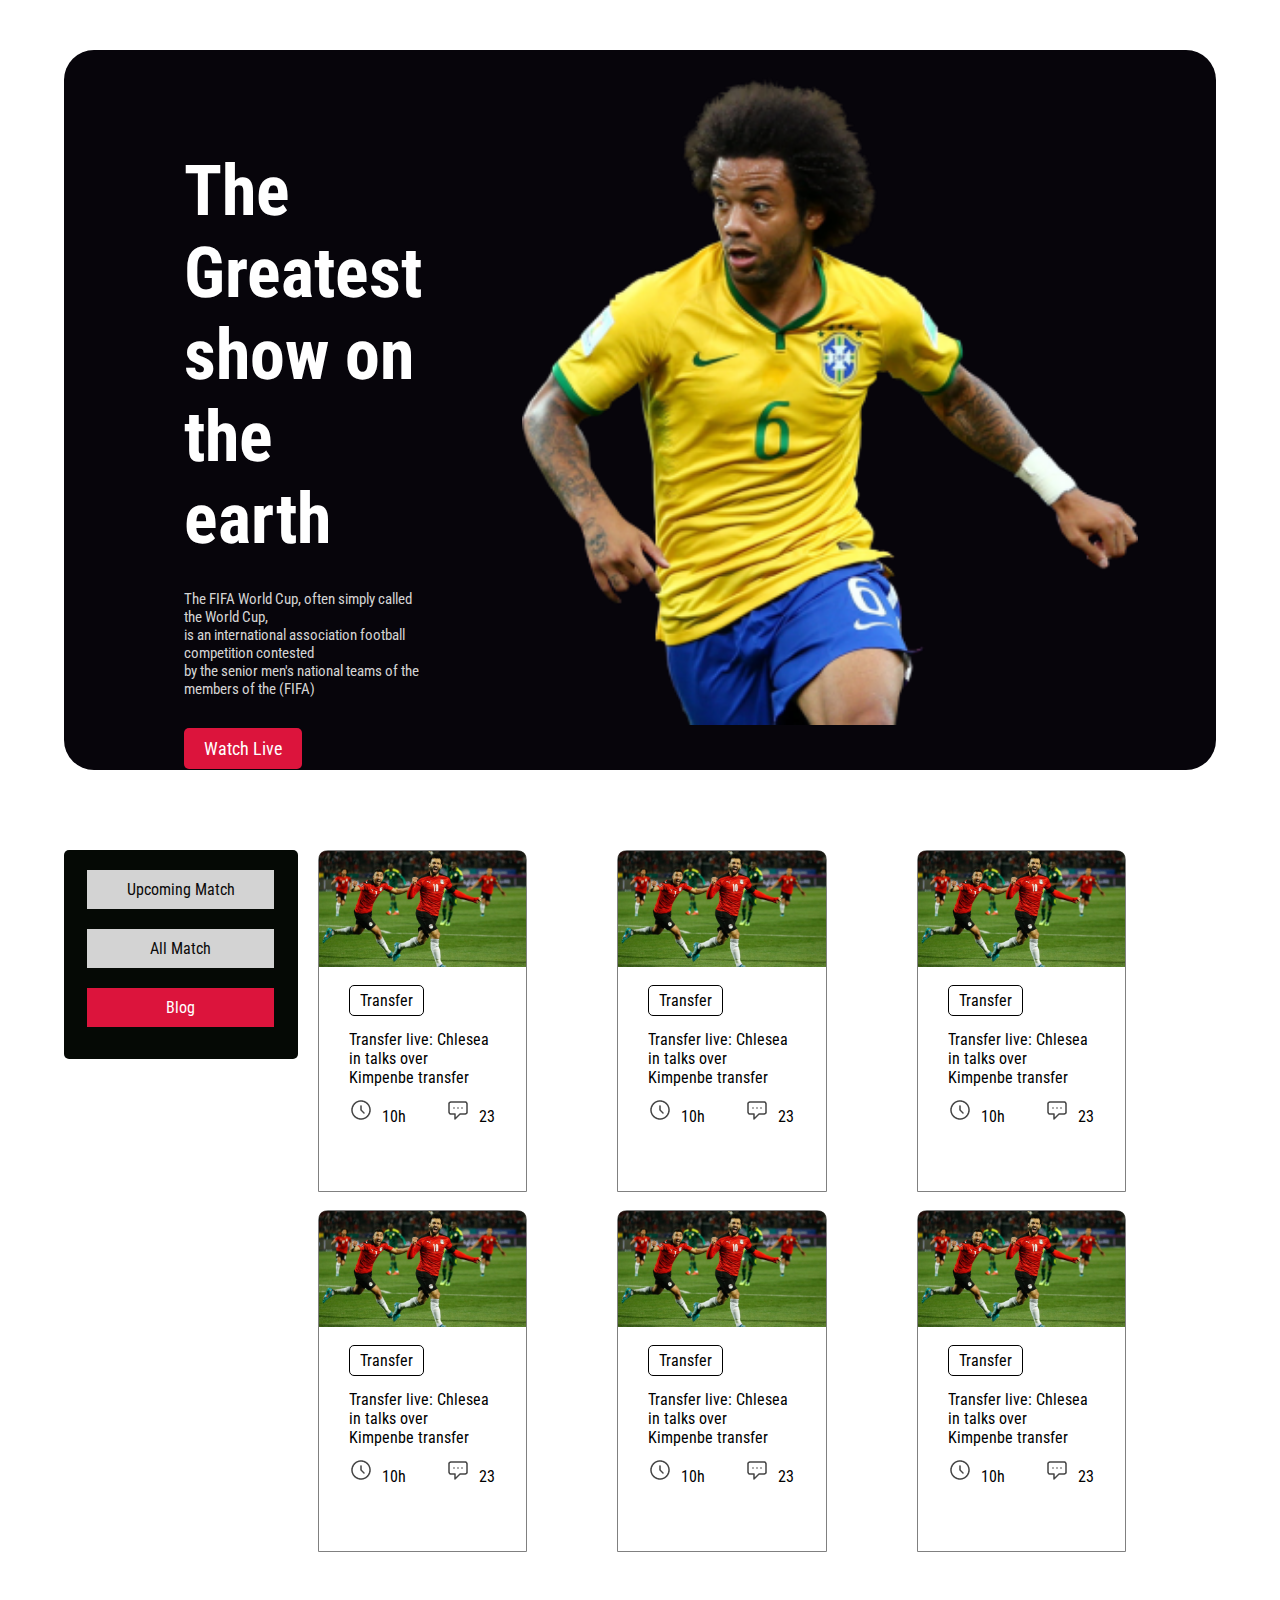
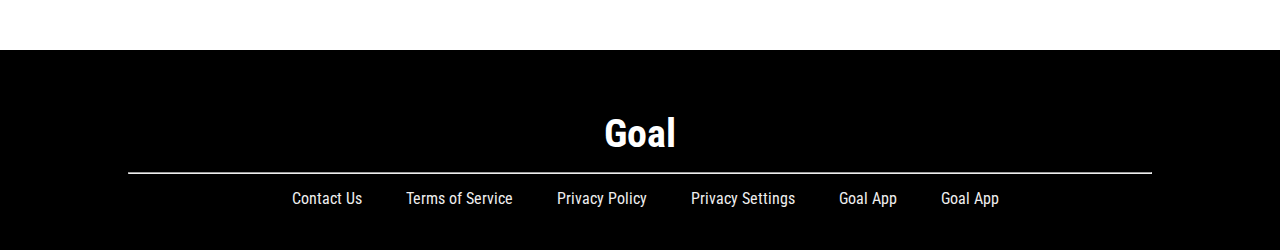
<file: index.html>
<!DOCTYPE html>
<html lang="en">

<head>
    <meta charset="UTF-8">
    <meta http-equiv="X-UA-Compatible" content="IE=edge">
    <meta name="viewport" content="width=device-width, initial-scale=1.0">
    <title>World Cup</title>
    <link rel="stylesheet" href="../css/style.css">
</head>

<body>
    <!-- start hero-section -->
    <header class="hero-section section">
        <div class="hero-text">
            <h1>The Greatest <br> show on the <br> earth</h1>
            <p>The FIFA World Cup, often simply called the World Cup, <br> is an international association football
                competition contested <br> by the senior men's national teams of the members of the (FIFA)</p>
            <a class="btn" href="">Watch Live</a>
        </div>
        <div class="hero-image">
            <img src="../images/Banner Image.png" alt="marcelo">
        </div>
    </header>
    <!-- end hero-section -->

    <!-- start container-section -->
    <section class="container-section section">
        <div id="left">
            <div class="btn1">Upcoming Match</div>
            <div class="btn1">All Match</div>
            <div class="btn1 marked">Blog</div>
        </div>
        <div id="right">
            <div class="right-container">
                <div class="top">
                    <img src="../images/Blog Image.png" alt="">
                </div>
                <div class="right-text">
                    <a href="" class="btn2">Transfer</a>
                    <p>Transfer live: Chlesea in talks over Kimpenbe transfer</p>
                    <div class="comments">
                        <div class="time half">
                            <img src="../images/Time Icon.png" alt="">
                            <p>10h</p>
                        </div>
                        <div class="chat half">
                            <img src="../images/Chat Icon.png" alt="">
                            <p>23</p>
                        </div>
                    </div>
                </div>
            </div>
            <div class="right-container">
                <div class="top">
                    <img src="../images/Blog Image.png" alt="">
                </div>
                <div class="right-text">
                    <a href="" class="btn2">Transfer</a>
                    <p>Transfer live: Chlesea in talks over Kimpenbe transfer</p>
                    <div class="comments">
                        <div class="time half">
                            <img src="../images/Time Icon.png" alt="">
                            <p>10h</p>
                        </div>
                        <div class="chat half">
                            <img src="../images/Chat Icon.png" alt="">
                            <p>23</p>
                        </div>
                    </div>
                </div>
            </div>
            <div class="right-container">
                <div class="top">
                    <img src="../images/Blog Image.png" alt="">
                </div>
                <div class="right-text">
                    <a href="" class="btn2">Transfer</a>
                    <p>Transfer live: Chlesea in talks over Kimpenbe transfer</p>
                    <div class="comments">
                        <div class="time half">
                            <img src="../images/Time Icon.png" alt="">
                            <p>10h</p>
                        </div>
                        <div class="chat half">
                            <img src="../images/Chat Icon.png" alt="">
                            <p>23</p>
                        </div>
                    </div>
                </div>
            </div>
            <div class="right-container">
                <div class="top">
                    <img src="../images/Blog Image.png" alt="">
                </div>
                <div class="right-text">
                    <a href="" class="btn2">Transfer</a>
                    <p>Transfer live: Chlesea in talks over Kimpenbe transfer</p>
                    <div class="comments">
                        <div class="time half">
                            <img src="../images/Time Icon.png" alt="">
                            <p>10h</p>
                        </div>
                        <div class="chat half">
                            <img src="../images/Chat Icon.png" alt="">
                            <p>23</p>
                        </div>
                    </div>
                </div>
            </div>
            <div class="right-container">
                <div class="top">
                    <img src="../images/Blog Image.png" alt="">
                </div>
                <div class="right-text">
                    <a href="" class="btn2">Transfer</a>
                    <p>Transfer live: Chlesea in talks over Kimpenbe transfer</p>
                    <div class="comments">
                        <div class="time half">
                            <img src="../images/Time Icon.png" alt="">
                            <p>10h</p>
                        </div>
                        <div class="chat half">
                            <img src="../images/Chat Icon.png" alt="">
                            <p>23</p>
                        </div>
                    </div>
                </div>
            </div>
            <div class="right-container">
                <div class="top">
                    <img src="../images/Blog Image.png" alt="">
                </div>
                <div class="right-text">
                    <a href="" class="btn2">Transfer</a>
                    <p>Transfer live: Chlesea in talks over Kimpenbe transfer</p>
                    <div class="comments">
                        <div class="time half">
                            <img src="../images/Time Icon.png" alt="">
                            <p>10h</p>
                        </div>
                        <div class="chat half">
                            <img src="../images/Chat Icon.png" alt="">
                            <p>23</p>
                        </div>
                    </div>
                </div>
            </div>
        </div>
    </section>
    <!-- end container-section -->
    <!-- Start footer-section -->
    <footer class="footer-section">
        <h1>Goal</h1>
        <div class="line">
            <hr>
        </div>
        <nav>
            <a href="">Contact Us</a>
            <a href="">Terms of Service</a>
            <a href="">Privacy Policy</a>
            <a href="">Privacy Settings</a>
            <a href="">Goal App</a>
            <a href="">Goal App</a>
        </nav>
    </footer>
    <!-- end footer-section -->

</body>

</html>
</file>
<file: css/style.css>
@import url('https://fonts.googleapis.com/css2?family=Roboto+Condensed:wght@400;700&display=swap');

* {
    margin: 0;
    padding: 0;
    font-family: 'Roboto Condensed', sans-serif;
    box-sizing: border-box;
}

/* hero-section start */

.hero-section {
    display: flex;
    background-color: rgb(7, 5, 11);
    border-radius: 30px;
}

.hero-text {
    width: 50%;
    margin: 100px 100px 0px 120px;
}

.hero-text h1 {
    font-size: 70px;
    color: white;
}

.hero-text p {
    font-size: 15px;
    color: rgb(212, 212, 212);
    padding: 30px 0px 40px;
}

.hero-image img {
    height: 90%;
    margin-bottom: -660px;
    margin-right: 160px;
}

/* hero-section end */

/* contianer-section start */
.container-section {
    display: flex;
}

.container-section #left {
    float: left;
    width: 300px;
    height: 29%;
    background-color: rgb(5, 9, 5);
    text-align: center;
    color: rgb(11, 10, 10);
    border-radius: 5px;
    margin-right: 20px;
}

.container-section #left .btn1 {
    background-color: lightgray;
    width: 80%;
    margin: 20px 10%;
    padding: 10px 0px;
}

.container-section #left .marked {
    background-color: crimson;
    color: white;
}

.container-section #right {
    width: 100%;
    height: 100%;
    display: grid;
    grid-template-columns: auto auto auto;
    justify-content: space-evenly;
}

.container-section #right .right-container {
    width: 70%;
    height: 95%;
    border: 1px solid gray;
    border-radius: 10px 10px 0px 0px;
}

.container-section #right .right-container .top img {
    width: 100%;
}

.container-section #right .right-container .right-text {
    padding: 20px 30px;
}

.container-section #right .right-container .right-text .btn2 {
    text-decoration: none;
    padding: 5px 10px;
    color: black;
    border-radius: 5px;
    border: 1px solid black;
}

.container-section #right .right-container .right-text p {
    margin: 20px 0px 0px;
}

.container-section #right .right-container .right-text .comments {
    display: flex;
}

.container-section #right .right-container .right-text .comments .half p {
    display: inline-block;
    margin-left: 5px;
}

.container-section #right .right-container .right-text .comments .chat {
    margin-left: 40px;
}

/* contianer-section end */
/* footer-section start */
.footer-section {
    height: 200px;
    width: 100%;
    background-color: black;
    text-align: center;
}

.footer-section h1 {
    font-size: 40px;
    color: white;
    padding-top: 60px;
    margin-bottom: 15px;
}

.footer-section .line {
    width: 80%;
    margin: 0 10% 15px;

}

.footer-section a {
    color: rgb(239, 239, 239);
    text-decoration: none;
    margin-left: 10px;
    padding: 15px;

}

/* footer-section end */

/* common style start*/
.section {
    width: 90%;
    height: 80vh;
    margin: 50px 5% 80px 5%;
}

.btn {
    text-decoration: none;
    font-size: 18px;
    color: white;
    background-color: crimson;
    padding: 10px 20px;
    border-radius: 5px;
    margin-top: 20px;
}

/* common style end*/
</file>
